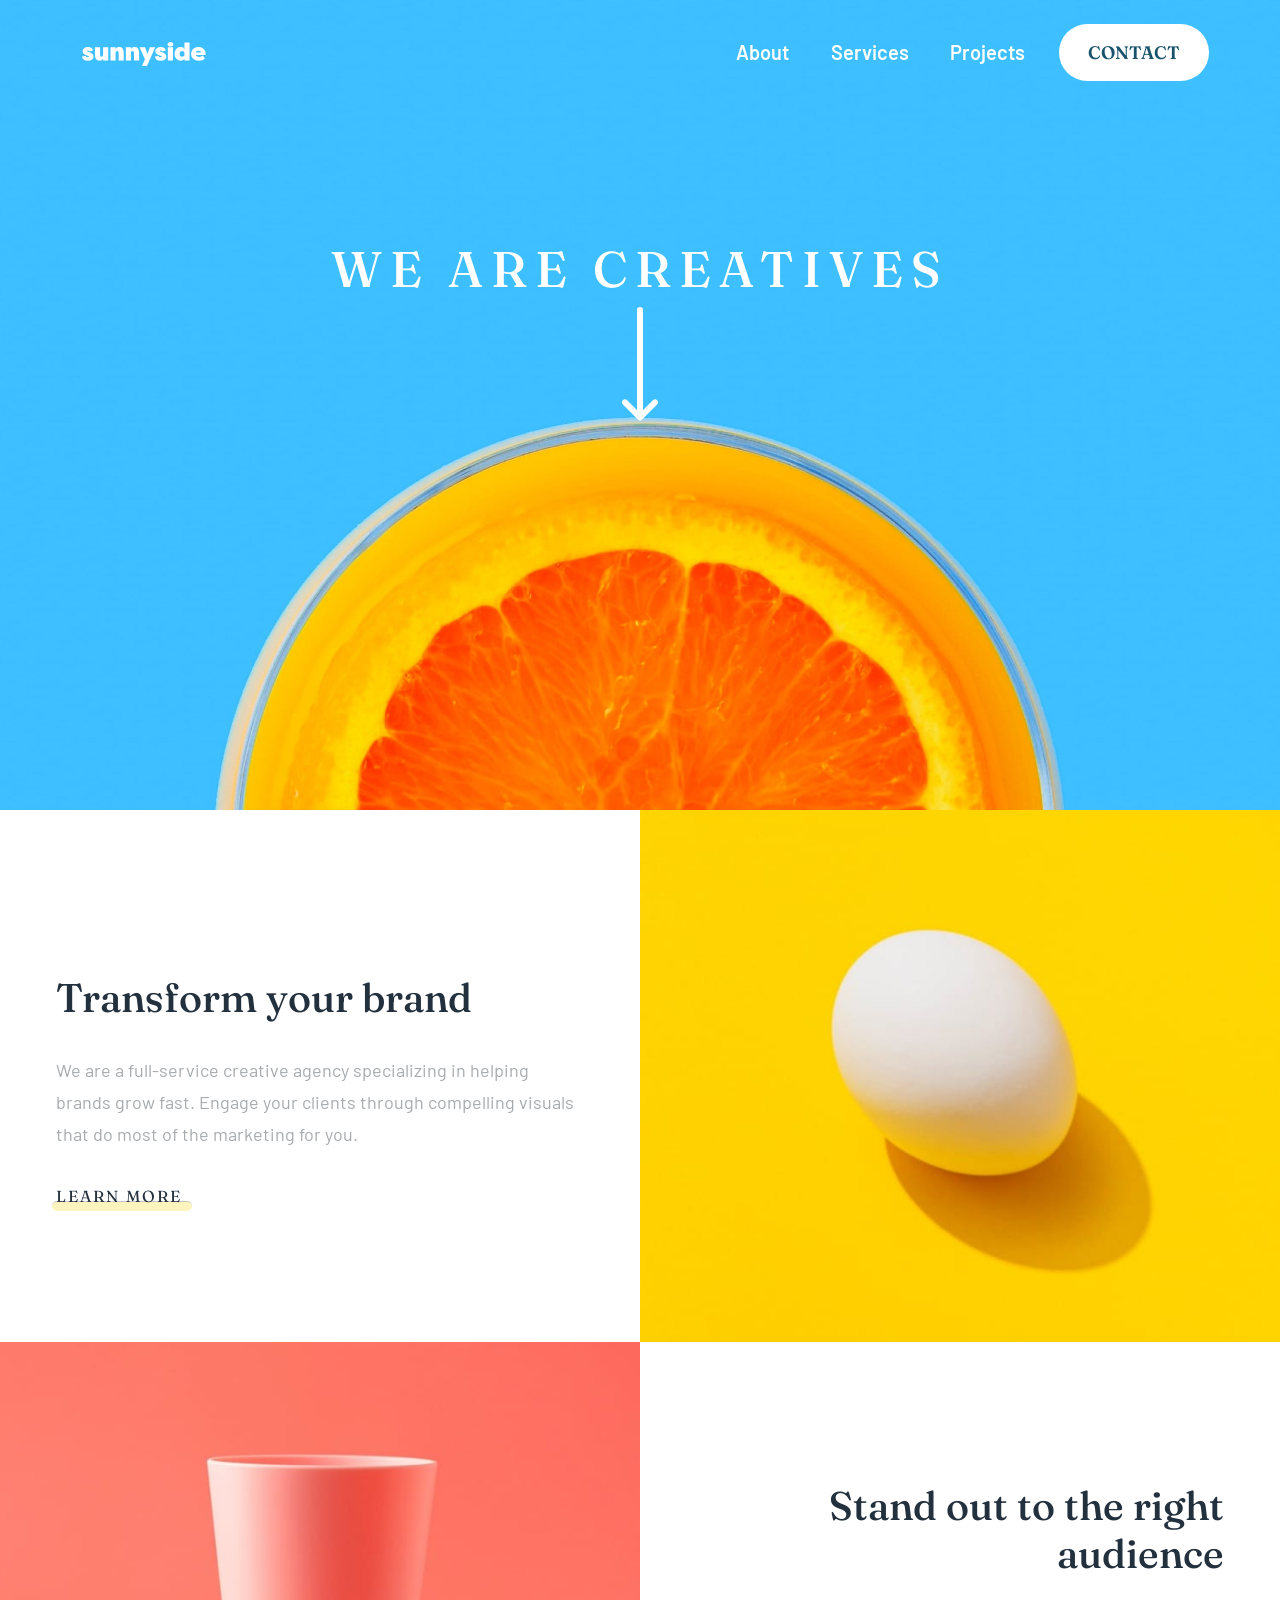
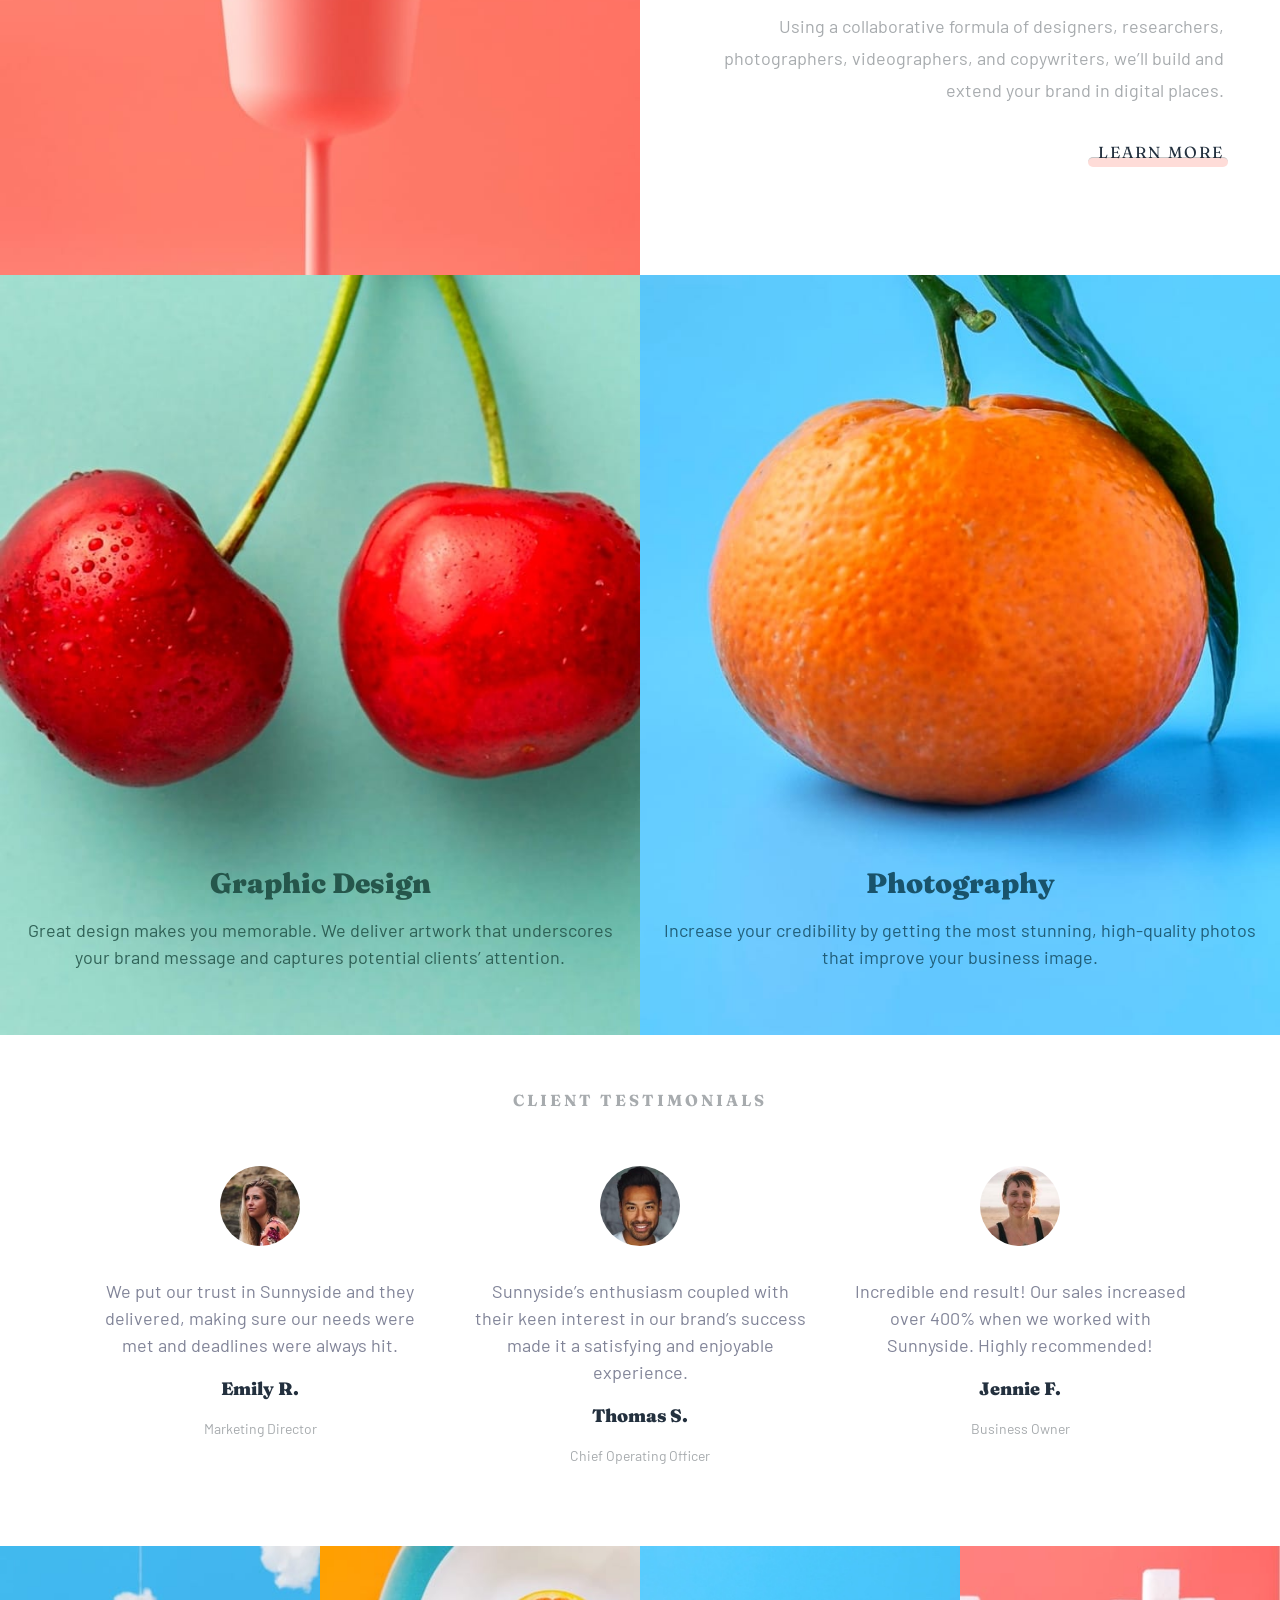
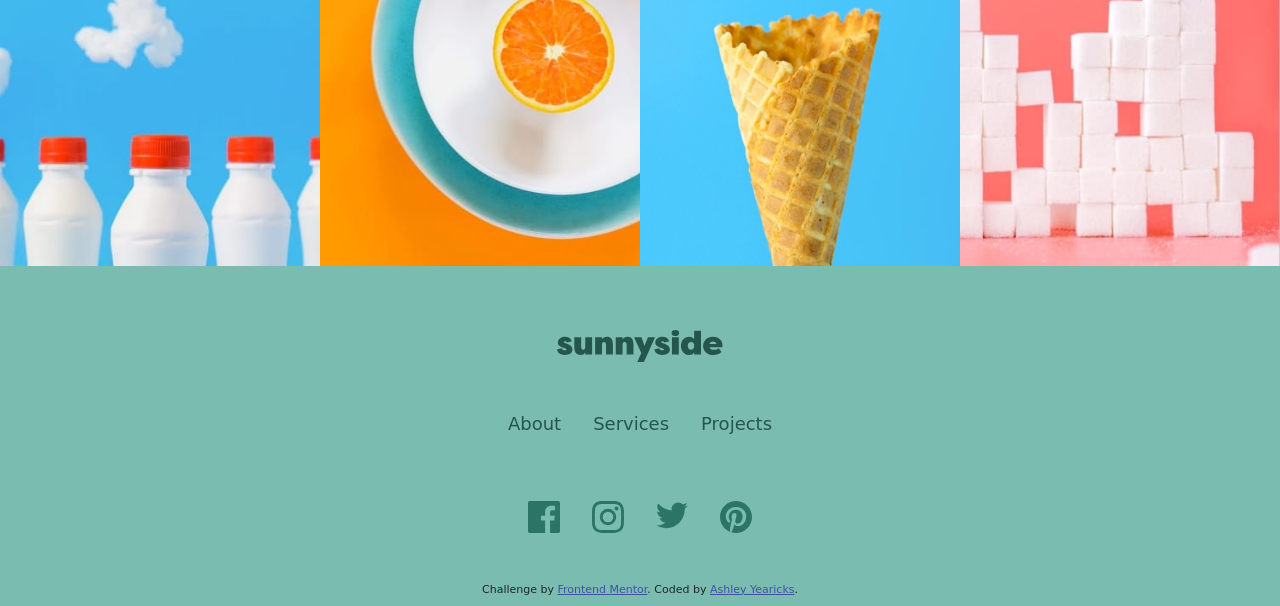
<file: index.html>
<!DOCTYPE html>
<html lang="en">
<head>
  <meta charset="UTF-8">
  <meta http-equiv="X-UA-Compatible" content="IE=edge">
  <meta name="viewport" content="width=device-width, initial-scale=1.0"> <!-- displays site properly based on user's device -->

  <!-- Google Fonts -->
  <link rel="preconnect" href="https://fonts.googleapis.com">
  <link rel="preconnect" href="https://fonts.gstatic.com" crossorigin>
  <link href="https://fonts.googleapis.com/css2?family=Barlow:wght@400;600&family=Fraunces:wght@700;900&display=swap" rel="stylesheet"> 

  <!-- Stylesheets -->
  <link href="https://cdn.jsdelivr.net/npm/bootstrap@5.0.2/dist/css/bootstrap.min.css" rel="stylesheet" integrity="sha384-EVSTQN3/azprG1Anm3QDgpJLIm9Nao0Yz1ztcQTwFspd3yD65VohhpuuCOmLASjC" crossorigin="anonymous">
  <link rel="stylesheet" href="./assets/styles.css">

  <!-- Favicon -->
  <link rel="icon" type="image/png" sizes="32x32" href="./assets/images/favicon-32x32.png">
  
  <title>Sunnyside Agency</title>
</head>

<body>

  
  <!-- Navigation -->
  <section id="hero" class="navigation p-2 pt-lg-4">
    
    <nav class="navbar navbar-expand-lg navbar-dark">
      <div class="container">
        <a class="navbar-brand" href="#"><img src="./assets/images/logo.svg" alt="sunnyside"></a>
        <button class="navbar-toggler border-0" type="button" data-bs-toggle="collapse" data-bs-target="#menu" aria-controls="menu" aria-expanded="false" aria-label="Toggle navigation">
          <span class="navbar-toggler-icon"></span>
        </button>
        <div class="collapse navbar-collapse" id="menu">
          <div id="mobile-menu-flair"></div> <!-- Placeholder Div for Mobile Triangle Flair-->
          <ul class="navbar-nav mb-2 mb-lg-0">
            <li class="nav-item">
              <a class="nav-link" href="#">About</a>
            </li>
            <li class="nav-item">
              <a class="nav-link" href="#">Services</a>
            </li>
            <li class="nav-item">
              <a class="nav-link" href="#">Projects</a>
            </li>
            <li class="nav-item">
              <a class="nav-link" href="#">Contact</a>
            </li>
          </ul>
        </div>
      </div>
    </nav>

    <div class="container mt-5 mt-sm-2 pt-5 pt-sm-3">
      <h1>We are creatives</h1>
      <img src="./assets/images/icon-arrow-down.svg" alt="white arrow down" class="d-block mx-auto my-5 my-sm-1">
    </div>

  </section>


  <section id="transform" class="container-fluid learn">
    <div class="row">
      <div class="col-12 col-md-6 order-2 order-md-1 text-center text-md-start px-4 align-self-lg-center">
        <h2>Transform your brand</h2>
        <p>We are a full-service creative agency specializing in helping brands grow fast. 
          Engage your clients through compelling visuals that do most of the marketing for you.</p>
          <a href="http://" class="learn-more">Learn more</a>
          <hr class="learn-hr yellow-learn">
      </div>
      <div class="col-12 col-md-6 order-1 order-md-2 p-0 align-self-md-center">
        <img src="./assets/images/image-transform.jpg" alt="egg" class="image-learn egg">
      </div>
    </div>
  </section>

  <section id="stand-out" class="container-fluid learn">
    <div class="row">
      <div class="col-12 col-md-6 order-2 text-center text-md-end px-4 align-self-lg-center">
        <h2>Stand out to the right audience</h2>
        <p>Using a collaborative formula of designers, researchers, photographers, videographers, and copywriters, we’ll build and extend your brand in digital places. </p>
        <a href="http://" class="learn-more">Learn more</a>
        <hr class="learn-hr red-learn">
      </div>
      <div class="col-12 col-md-6 order-1 p-0 align-self-md-center">
        <img src="./assets/images/image-stand-out.jpg" alt="cup" class="image-learn cup">
      </div>  
  </section>
  

  <section id="design" class="container-fluid">
    <div class="row">
        <div class="col-12 col-md-6 order-1 px-4 design-photo" id="graphic">
          <h2>Graphic Design</h2>
          <p>Great design makes you memorable. We deliver artwork that underscores your brand message and captures potential clients’ attention.</p>
        </div> 
        <div class="col-12 col-md-6 order-2 px-4 design-photo" id="photo">
          <h2>Photography</h2>
          <p>Increase your credibility by getting the most stunning, high-quality photos that improve your business image.</p>
        </div>
    </div>
  </section>
  

  
  <section id="client-feedback" class="container text-center">
    <div class="row"> 
      <div class="col-12">
        <h2>Client Testimonials</h2>
      </div>
    </div>
    <div class="row">
      <div class="feedback col-12 col-md-4 px-4">
        <img src="./assets/images/image-emily.jpg" alt="Emily R Marketing Director" class="client-photo">
        <p class="client-text">We put our trust in Sunnyside and they delivered, making sure our needs were met and deadlines were always hit.</p>
        <p class="client-name">Emily R.</p>
        <p class="client-role">Marketing Director</p>
      </div>
      <div class="feedback col-12 col-md-4 px-4">
        <img src="./assets/images/image-thomas.jpg" alt="Thomas S COO" class="client-photo">
        <p class="client-text">Sunnyside’s enthusiasm coupled with their keen interest in our brand’s success made it a satisfying and enjoyable experience.</p>
        <p class="client-name">Thomas S.</p>
        <p class="client-role">Chief Operating Officer</p>
      </div>
      <div class="feedback col-12 col-md-4 px-4">
        <img src="./assets/images/image-jennie.jpg" alt="Jennie F Business Owner" class="client-photo">
        <p class="client-text">Incredible end result! Our sales increased over 400% when we worked with Sunnyside. Highly recommended!</p>
        <p class="client-name">Jennie F.</p>
        <p class="client-role">Business Owner</p>
      </div>
    </div>
  </section>


  <footer class="container-fluid">
    
    <!-- Footer Gallery -->
    <div id="footer-gallery">
        <div class="row">
          <div class="col-6 col-md-3">
            <img src="./assets/images/image-gallery-milkbottles.jpg" alt="Milk Bottles">
          </div>
          <div class="col-6 col-md-3">
            <img src="./assets/images/image-gallery-orange.jpg" alt="Orange Slice on Plate">
          </div>
          <div class="col-6 col-md-3">
            <img src="./assets/images/image-gallery-cone.jpg" alt="Empty Ice Cream Cone">
          </div>
          <div class="col-6 col-md-3">
            <img src="./assets/images/image-gallery-sugar-cubes.jpg" alt="Stacked Sugar Cubes">
          </div>
        </div>
      </div>
    </div>

    <!-- Footer logo -->
    <div class="row">
      <div class="col-12 text-center">
        <img src="./assets/images/footer-logo.svg" alt="sunnyside logo" id="footer-logo">
      </div>
    </div>

    <!-- Footer Social and Regular Links -->
    <nav id="footer-nav">
      <ul class="nav justify-content-around justify-content-lg-center">
        <li class="nav-item"><a href="" class="nav-link">About</a></li>
        <li class="nav-item"><a href="" class="nav-link">Services</a></li>
        <li class="nav-item"><a href="" class="nav-link">Projects</a></li>
      </ul>
      <ul class="nav justify-content-center" id="social-nav">
        <li class="nav-item"><a href="" class="nav-link"><img src="./assets/images/icon-facebook.svg" alt="Facebook logo"></a></li>
        <li class="nav-item"><a href="" class="nav-link"><img src="./assets/images/icon-instagram.svg" alt="Instagram logo"></a></li>
        <li class="nav-item"><a href="" class="nav-link"><img src="./assets/images/icon-twitter.svg" alt="Twitter logo"></a></li>
        <li class="nav-item"><a href="" class="nav-link"><img src="./assets/images/icon-pinterest.svg" alt="Pinterest logo"></a></li>
      </ul>
    </nav>

    <section class="attribution pb-2">
      Challenge by <a href="https://www.frontendmentor.io?ref=challenge" target="_blank">Frontend Mentor</a>. 
      Coded by <a href="https://yearicks.dev">Ashley Yearicks</a>.
    </section>
  </footer>

 


  <!-- Bootstrap JS -->
  <script src="https://cdn.jsdelivr.net/npm/bootstrap@5.0.2/dist/js/bootstrap.bundle.min.js" integrity="sha384-MrcW6ZMFYlzcLA8Nl+NtUVF0sA7MsXsP1UyJoMp4YLEuNSfAP+JcXn/tWtIaxVXM" crossorigin="anonymous"></script>
</body>
</html>
</file>
<file: assets/styles.css>
/* 
    || - Jump to Variables and Breakpoint Widths
    |> - Jump to Individual Section Styles
*/



/* || Global Variables */

:root {
    /* Primary Colors*/
    --softRed: hsl(7, 99%, 70%);
    --yellow: hsl(51, 100%, 49%);
    --darkCyanText: hsl(167, 40%, 24%);
    --darkBlueText: hsl(198, 62%, 26%);
    --darkCyanFooter: hsl(168, 34%, 61%);
    /* Neutral Colors*/
    --veryDarkBlue: hsl(212, 27%, 19%);
    --veryDarkGrayBlue: hsl(213, 9%, 39%);
    --darkGrayBlue: hsl(232, 10%, 55%);
    --grayBlue: hsl(210, 4%, 67%);
    --white: hsl(0, 0%, 100%);
    /* Google Fonts */
    --barlow: 'Barlow', sans-serif; /* 400, 600 weight */
    --fraunces: 'Fraunces', serif; /* 700, 900 weight */
}



/* || Typography */

body {
    font-size: 18px;
}



/* || <576px Display  */


/* |> Hero */

#hero {
    background: url(./images/image-header.jpg) no-repeat center;
    background-size: cover;
    min-height: 70vh;
    font-family: var(--fraunces);
}

#hero nav button span.navbar-toggler-icon {
    background-image: url("data:image/svg+xml,%3csvg xmlns='http://www.w3.org/2000/svg' viewBox='0 0 30 30'%3e%3cpath stroke='rgba%28255, 255, 255, 1%29' stroke-linecap='round' stroke-miterlimit='10' stroke-width='2' d='M4 7h22M4 15h22M4 23h22'/%3e%3c/svg%3e");
}

#hero h1 {
    text-transform: uppercase;
    color: white;
    font-size: 40px;
    letter-spacing: .5rem;
    text-align: center;
}


/* |>Mobile Menu */

#hero #menu .navbar-nav{
    background-color: var(--white);
    position: absolute;
    width: 90%;
    left: 5%;
    margin-top: 2rem;
    text-align: center;
}

#mobile-menu-flair {
    position: absolute;
    top: 100%;
    right: 5%;
    border-right: 25px solid var(--white);
    border-bottom: 25px solid transparent;
    border-top: 25px solid transparent;
}

#hero #menu .nav-link {
    font-family: var(--barlow);
    font-size: 20px;
    padding: 1rem;
    font-weight: 600;
    color: var(--grayBlue);
}

#hero #menu .nav-item:last-child .nav-link {
    background-color: var(--yellow);
    font-family: var(--fraunces);
    font-size: 18px;
    text-transform: uppercase;
    color: var(--darkBlueText);
    width: 150px;
    border-radius: 30px;
    margin: 1.5rem auto;
}



/* |> Learn */

.learn{
    margin-bottom: 3rem;
}

.learn h2 {
    margin-top: 3rem;
    font-family: var(--fraunces);
    font-size: 32px;
    color: var(--veryDarkBlue);
}

.learn p {
    font-family: var(--barlow);
    line-height: 2rem;
    color: var(--grayBlue);
    margin: 2rem 0;
}

.learn .learn-more {
    text-decoration: none;
    font-family: var(--fraunces);
    font-size: 16px;
    letter-spacing: 2px;
    text-transform: uppercase;
    color: var(--veryDarkBlue);
}

.learn .learn-hr {
    height: 10px;
    width: 140px;
    border-radius: 20px;
    margin: -8px auto 0 auto;
}

.learn .yellow-learn {
    background-color: var(--yellow);
}

.learn .red-learn {
    background-color: var(--softRed);
}

.learn .image-learn{
    max-width: 100%;
}

/* |> Non-link Blocks */

#graphic{
    background-image: url(./images/image-graphic-design.jpg);
    color: var(--darkCyanText);
}

#photo {
    background-image: url(./images/image-photography.jpg);
    color: var(--darkBlueText);
}

#design .design-photo {
    max-width: 100%;
    background-size: cover;
    background-position: top;
    background-repeat: no-repeat;
    min-height: 70vh;
    padding-bottom: 3rem;
}

#design .design-photo h2 {
    margin-top: 100%;
    margin-bottom: 1rem;
    text-align: center;
    font-family: var(--fraunces);
    font-weight: 900;
    font-size: 28px;
}

#design .design-photo p {
    text-align: center;
    font-family: var(--barlow);
    opacity: 90%;
}


/* |> Client Testimonials */

#client-feedback h2{
    margin: 3.5rem 0;
    text-transform: uppercase;
    font-family: var(--fraunces);
    font-weight: 700;
    font-size: 16px;
    letter-spacing: 3px;
    color: var(--grayBlue);
}

#client-feedback .feedback {
    margin-bottom: 4rem;
}

#client-feedback .client-photo {
    border-radius: 50%;
    max-width: 80px;
    margin-bottom: 2rem;
}

#client-feedback .client-text {
    font-family: var(--barlow);
    font-weight: 400;
    color: var(--darkGrayBlue);
}

#client-feedback .client-name {
    font-family: var(--fraunces);
    font-weight: 900;
    color: var(--veryDarkBlue);
}

#client-feedback .client-role {
    font-family: var(--barlow);
    font-size: 14px;
    color: var(--grayBlue);
}

/* |> Footer Gallery */

#footer-gallery .row div{
    padding: 0;
}

#footer-gallery img {
    max-width: 100%;
}

/*  |> Footer Navigation */

footer {
    background-color: var(--darkCyanFooter);
}

footer #footer-logo {
    height: 32px;
    margin: 4rem 0 2.5rem 0;
}

#footer-nav {
    min-height: 20vh;
}

#footer-nav a {
    color: var(--darkCyanText);
}

#footer-nav #social-nav {
    margin-top: 3rem;
}

/* |> Attribution */

.attribution {
    font-size: 11px; text-align: center; 
}

.attribution a {
    color: hsl(228, 45%, 44%); 
}



/* || >= 576px Display  */

@media (min-width: 576px) {
    
    #hero {
        background: url(./images/desktop/image-header.jpg) no-repeat center;
        background-size: cover;
    }

}

/* || >= 768px Display  */

@media (min-width: 768px) {


    #hero h1 {
        margin-top: 5rem;
    }


    /* |> Learn */

    .learn{
        margin-bottom: 0;
    }
    
    .learn h2 {
        font-size: 28px;
    }
    
    .learn p {
        font-size: 16px;
        line-height: 1.5rem;
    }

    .learn .learn-hr {
        margin: -8px 0 0 -2px;
    }

    .learn .learn-hr.red-learn {
        margin: -8px -2px 0 auto;
    }

    /*  |> Non-link Blocks */

    #design .design-photo {
        min-height: unset;
    }

}

/* || >= 992px Display  */

@media (min-width: 992px) {

    #hero {
        min-height: 90vh;
    }

    /* |>Navigation Menu */
    #mobile-menu-flair {
        display: none;
    }

    #hero #menu .navbar-nav{
        background-color: transparent;
        margin-top: 0;
        justify-content: end;
        align-items: center;
    }

    #hero #menu .nav-link {
        color: var(--white);
        padding: .5rem;
        margin-right: 2vw;  
    }

    #hero #menu .nav-item:last-child .nav-link {
        background-color: var(--white);
        padding: 15px 6px;
        margin: 0;
    }

    #hero #menu .nav-item:last-child .nav-link:hover {
        background-color: rgb(144, 212, 252);
        color: var(--white) ;
    }

    #hero h1 {
        margin-top: 15vh;
        font-size: 50px;
    }


    /* |> Learn */

    .learn h2 {
        font-size: 40px;
        margin: 2rem;
    }
    .learn {
        margin-bottom: 0;
    }
    
    .learn p {
        font-size: 18px;
        line-height: 2rem;
        margin: 0 2rem 2rem 2rem;
    }

    .learn .learn-more {
        margin: 0 2rem 2rem 2rem;
    }

    .learn .learn-hr {
        margin: -8px 0 0 28px;
    }

    .learn .learn-more:hover + .learn-hr{
        opacity: 100%;
    }

    .learn .learn-hr.red-learn {
        margin: -8px 28px 0 auto;
    }

    /*  |> Footer Navigation */

    #footer-nav .nav-link:hover {
        color: var(--white);
    }

    #footer-nav #social-nav img {
        width: 2.5vw;
    }

    #footer-nav #social-nav img:hover{
        filter: invert(100%) sepia(100%) saturate(0%) hue-rotate(26deg) brightness(120%) contrast(110%);
    }
    

}

/* || >= 1440px Display  */

@media (min-width: 1440px) {

    /* |> Learn */

    .learn h2, .learn p, .learn .learn-more {
        padding: 2rem;
    }

    .learn .learn-hr.yellow-learn {
        margin: -8px 0 0 60px;
        background-color: var(--yellow);
    }

    .learn .learn-hr.red-learn {
        margin: -8px 60px 0 auto;
        background-color: var(--softRed);
    }

    .learn .image-learn{
        min-width: 100%;
    }

    /* |> Footer Gallery */

    #footer-gallery img {
        min-width: 100%;
    }

}
</file>
